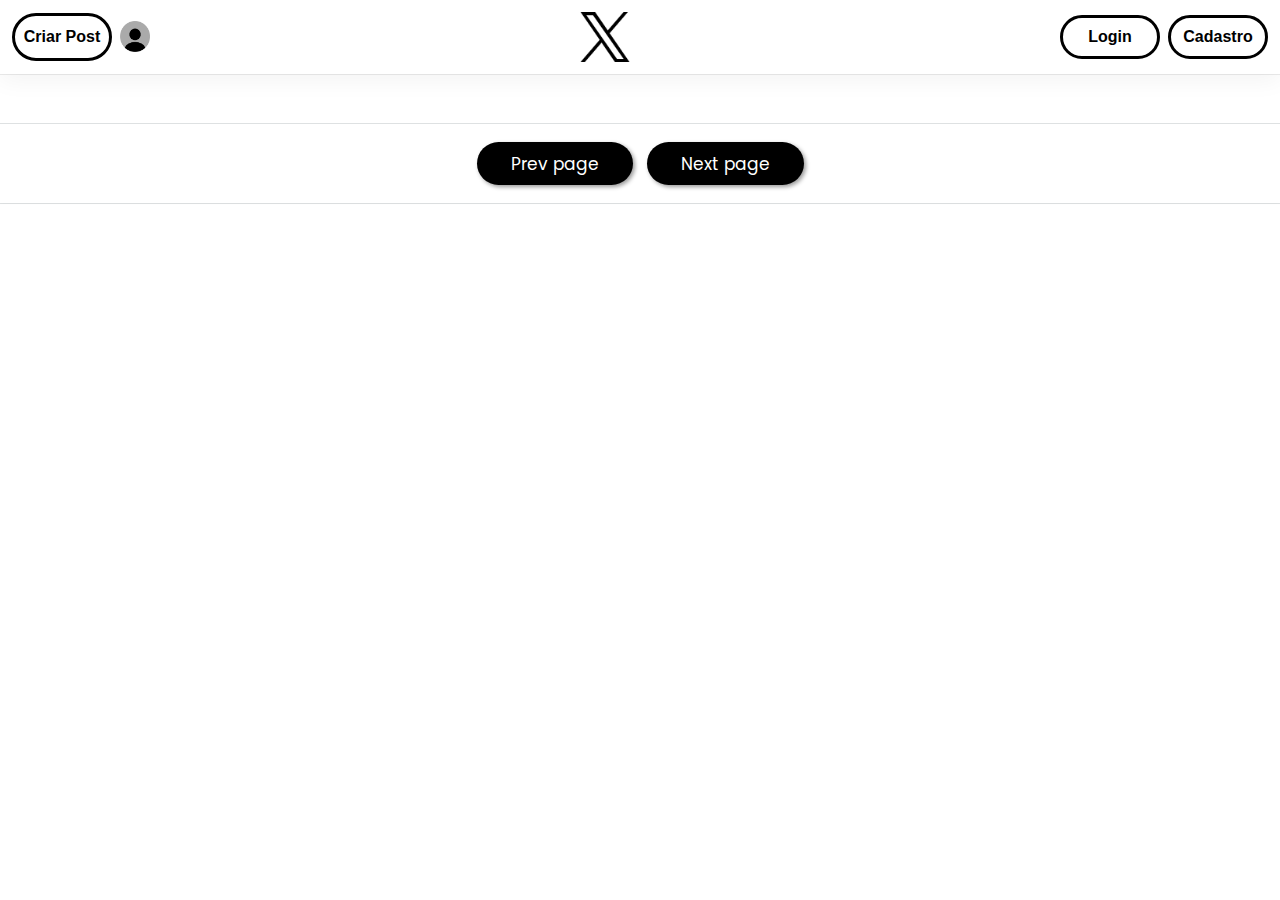
<file: index.html>
<!DOCTYPE html>
<html lang="en">
  <head>
    <meta charset="UTF-8" />
    <meta name="viewport" content="width=device-width, initial-scale=1.0" />
    <link rel="stylesheet" href="./style/global.css" />
    <link rel="stylesheet" href="style/index.css" />
    <title>Blog</title>
  </head>
  <body>
    <header>
      <div class="left">
      <a href="post.html" class="sign"><button>Criar Post</button></a>
      <a href="user.html" id="link-profile"><img src="style/images/user.png" alt=""></a>
    </div>
      <div class="logo">
        <img src="style/images/twitter1.png" alt="Logo" />
      </div>
      <div class="sign">
        <a href="login.html"><button>Login</button></a>

        <a href="cadastro.html"><button>Cadastro</button></a>
      </div>
    </header>

    <main>
      <div class="feed">

      </div>
      
    </main>

    <footer>
      <div class="footer-btns">
        <button id="btn-prev">Prev page</button>
        <button id="btn-next">Next page </button>
      </div>
    </footer>

    <script src="index.js"></script>
  </body>
</html>
</file>
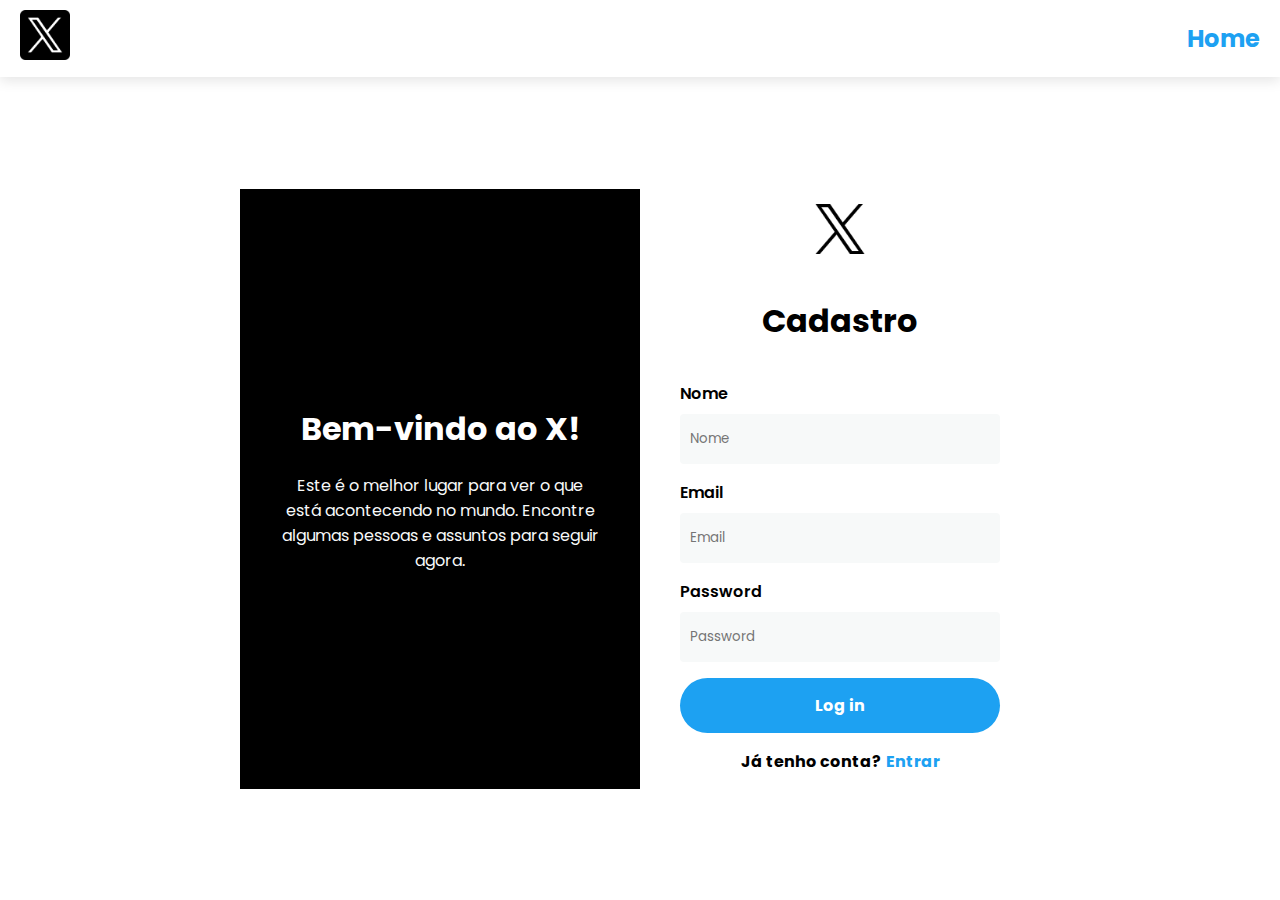
<file: cadastro.html>
<!DOCTYPE html>
<html lang="en">
<head>
  <meta charset="UTF-8">
  <meta name="viewport" content="width=device-width, initial-scale=1.0">
  <link rel="stylesheet" href="style/global.css">
  <link rel="stylesheet" href="style/cadastro.css">
  <title>cadastro</title>
</head>
<body>
  <header>
    <div class="logo">
      <img src="style/images/twitter.png" alt="Logo">
    </div>
    <nav>
      <ul>
        <li><a href="index.html">Home</a></li>
      </ul>
    </nav>
  </header>
  <main>
    <div class="bemvindo">
      <h1>Bem-vindo ao X!</h1>
      <p>Este é o melhor lugar para ver o que está acontecendo no mundo. Encontre algumas pessoas e assuntos para seguir agora.</p>
    </div>
    <form class="form" id="form">
      <div class="logo">
        <img src="style/images/twitter1.png" alt="Logo">
      </div>
      <label id="label-principal" for="name">Cadastro</label>
      <div class="input-span">
        <label for="name" class="label">Nome</label>
        <input type="text" name="name" id="name" placeholder="Nome">
      </div>
      <div class="input-span">
        <label for="email" class="label">Email</label>
        <input type="email" name="email" id="email" placeholder="Email">
      </div>
      <div class="input-span">
        <label for="password" class="label">Password</label>
        <input type="password" name="password" id="password" placeholder="Password">
      </div>
      <input id="submit" type="submit" value="Log in"></a>
      <span class="span">Já tenho conta?<a href="login.html">Entrar</a></span>
    </form>
  </main>
  <script src="cadastro.js"></script>
</body>
</html>
</file>
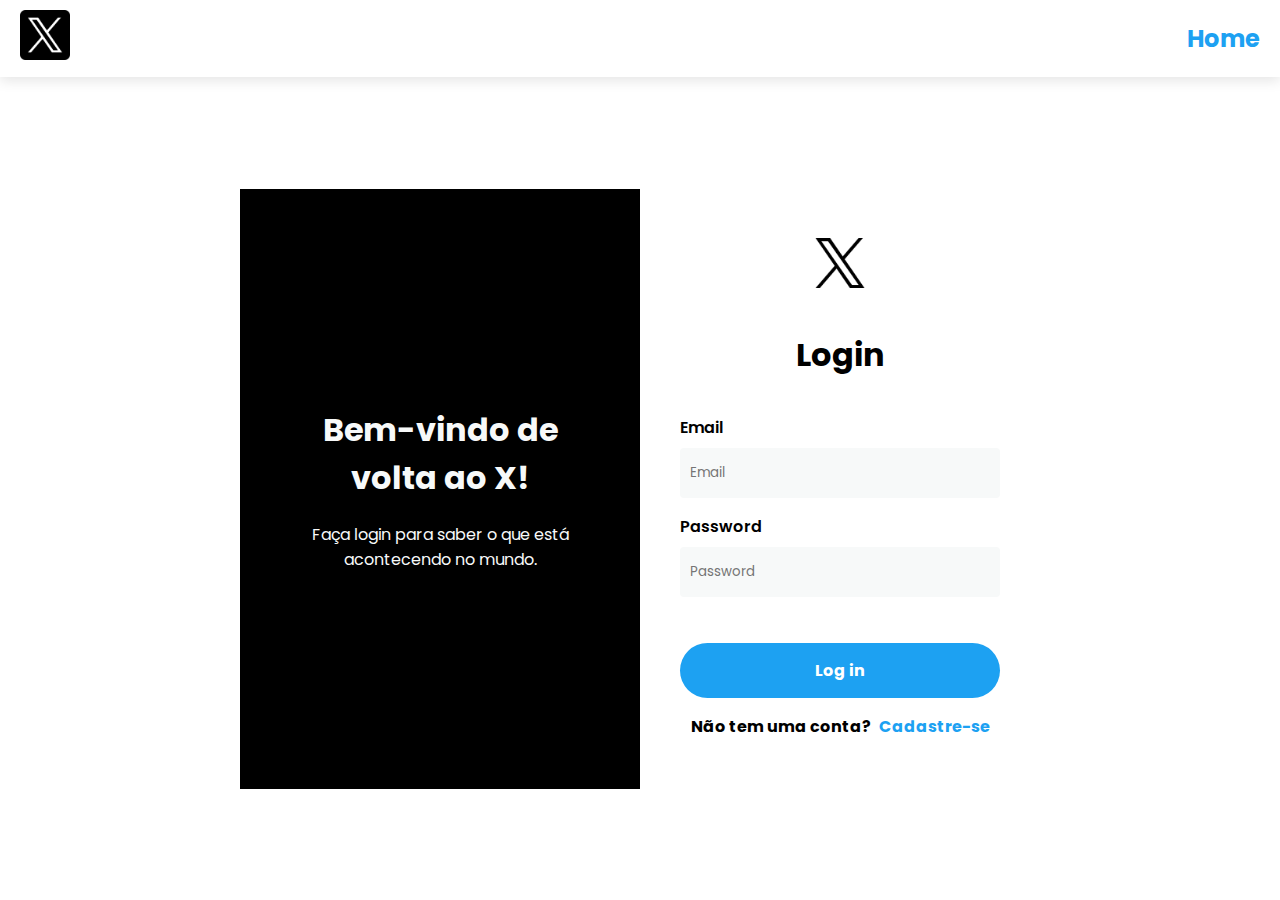
<file: login.html>
<!DOCTYPE html>
<html lang="en">
  <head>
    <meta charset="UTF-8" />
    <meta name="viewport" content="width=device-width, initial-scale=1.0" />
    <link rel="stylesheet" href="style/global.css" />
    <link rel="stylesheet" href="style/login.css" />
    <title>Login</title>
  </head>
  <body>
    <header>
      <div class="logo">
        <img src="style/images/twitter.png" alt="Logo" />
      </div>
      <nav>
        <ul>
          <li><a href="index.html">Home</a></li>
        </ul>
      </nav>
    </header>
    <main>
      <div class="bemvindo">
        <h1>Bem-vindo de volta ao X!</h1>
        <p>Faça login para saber o que está acontecendo no mundo.</p>
      </div>
      <form class="form">
        <div class="logo">
          <img src="style/images/twitter1.png" alt="Logo" />
        </div>
        <label id="label-principal" for="name">Login</label>
        <div class="input-span">
          <label for="email" class="label">Email</label>
          <input type="email" name="email" id="email" placeholder="Email" />
        </div>
        <div class="input-span">
          <label for="password" class="label">Password</label>
          <input type="password" name="password" id="password" placeholder="Password"/>
        </div>
        <input id="submit" type="submit" value="Log in" />
        <span class="span"
          >Não tem uma conta? <a href="cadastro.html">Cadastre-se</a></span
        >
      </form>
    </main>
    <script src="login.js"></script>
  </body>
</html>
</file>
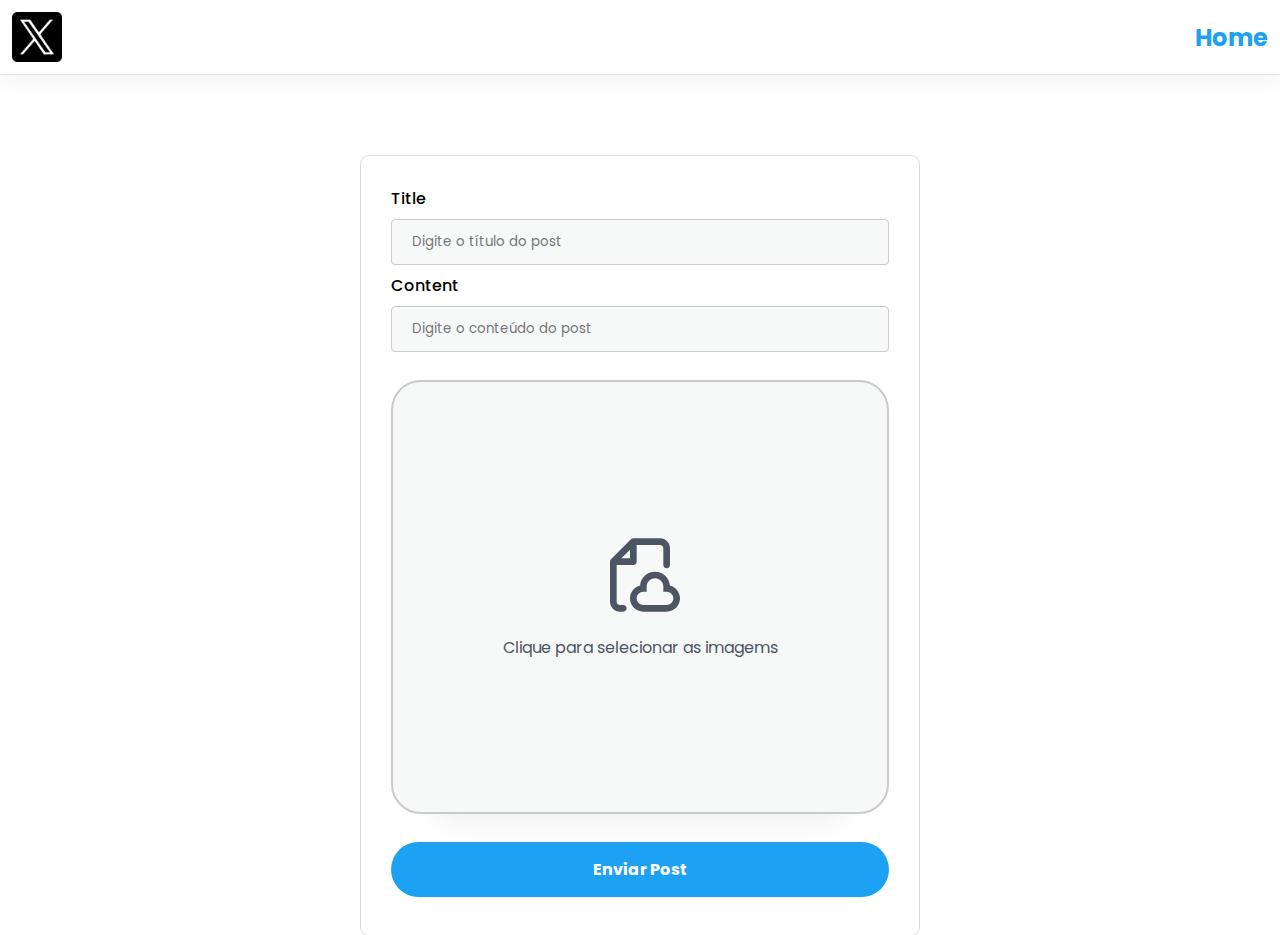
<file: post.html>
<!DOCTYPE html>
<html lang="en">
  <head>
    <meta charset="UTF-8" />
    <meta name="viewport" content="width=device-width, initial-scale=1.0" />
    <link rel="stylesheet" href="./style/global.css">
    <link rel="stylesheet" href="style/post.css" />
    <title>post</title>
  </head>
  <body>

    <header>
      <div class="logo">
        <img src="style/images/twitter.png" alt="Logo" />
      </div>
      <nav>
        <ul>
          <li><a href="index.html">Home</a></li>
        </ul>
      </nav>      </header>
    <main>
      <form id="form-post">
        <span class="input-span">
          <label for="title" class="label">Title</label>
          <input type="text" name="title" id="title" placeholder="Digite o título do post"
        /></span>

        <span class="input-span">
          <label for="content" class="label">Content</label>
          <input type="text" name="content" id="content" placeholder="Digite o conteúdo do post" 
        /></span>


        <label class="custum-file-upload" for="file">
          <div class="icon">
            <svg xmlns="http://www.w3.org/2000/svg" fill="" viewBox="0 0 24 24">
              <g stroke-width="0" id="SVGRepo_bgCarrier"></g>
              <g
                stroke-linejoin="round"
                stroke-linecap="round"
                id="SVGRepo_tracerCarrier"
              ></g>
              <g id="SVGRepo_iconCarrier">
                <path
                  fill=""
                  d="M10 1C9.73478 1 9.48043 1.10536 9.29289 1.29289L3.29289 7.29289C3.10536 7.48043 3 7.73478 3 8V20C3 21.6569 4.34315 23 6 23H7C7.55228 23 8 22.5523 8 22C8 21.4477 7.55228 21 7 21H6C5.44772 21 5 20.5523 5 20V9H10C10.5523 9 11 8.55228 11 8V3H18C18.5523 3 19 3.44772 19 4V9C19 9.55228 19.4477 10 20 10C20.5523 10 21 9.55228 21 9V4C21 2.34315 19.6569 1 18 1H10ZM9 7H6.41421L9 4.41421V7ZM14 15.5C14 14.1193 15.1193 13 16.5 13C17.8807 13 19 14.1193 19 15.5V16V17H20C21.1046 17 22 17.8954 22 19C22 20.1046 21.1046 21 20 21H13C11.8954 21 11 20.1046 11 19C11 17.8954 11.8954 17 13 17H14V16V15.5ZM16.5 11C14.142 11 12.2076 12.8136 12.0156 15.122C10.2825 15.5606 9 17.1305 9 19C9 21.2091 10.7909 23 13 23H20C22.2091 23 24 21.2091 24 19C24 17.1305 22.7175 15.5606 20.9844 15.122C20.7924 12.8136 18.858 11 16.5 11Z"
                  clip-rule="evenodd"
                  fill-rule="evenodd"
                ></path>
              </g>
            </svg>
          </div>


          <div class="text">
            <span>Clique para selecionar as imagems</span>
          </div>
          <input type="file" name="file" id="file" />
        </label>

        <input type="submit" value="Enviar Post" id="enviar" />
      </form>



    </main>
    <script src="post.js"></script>
  </body>
</html>
</file>
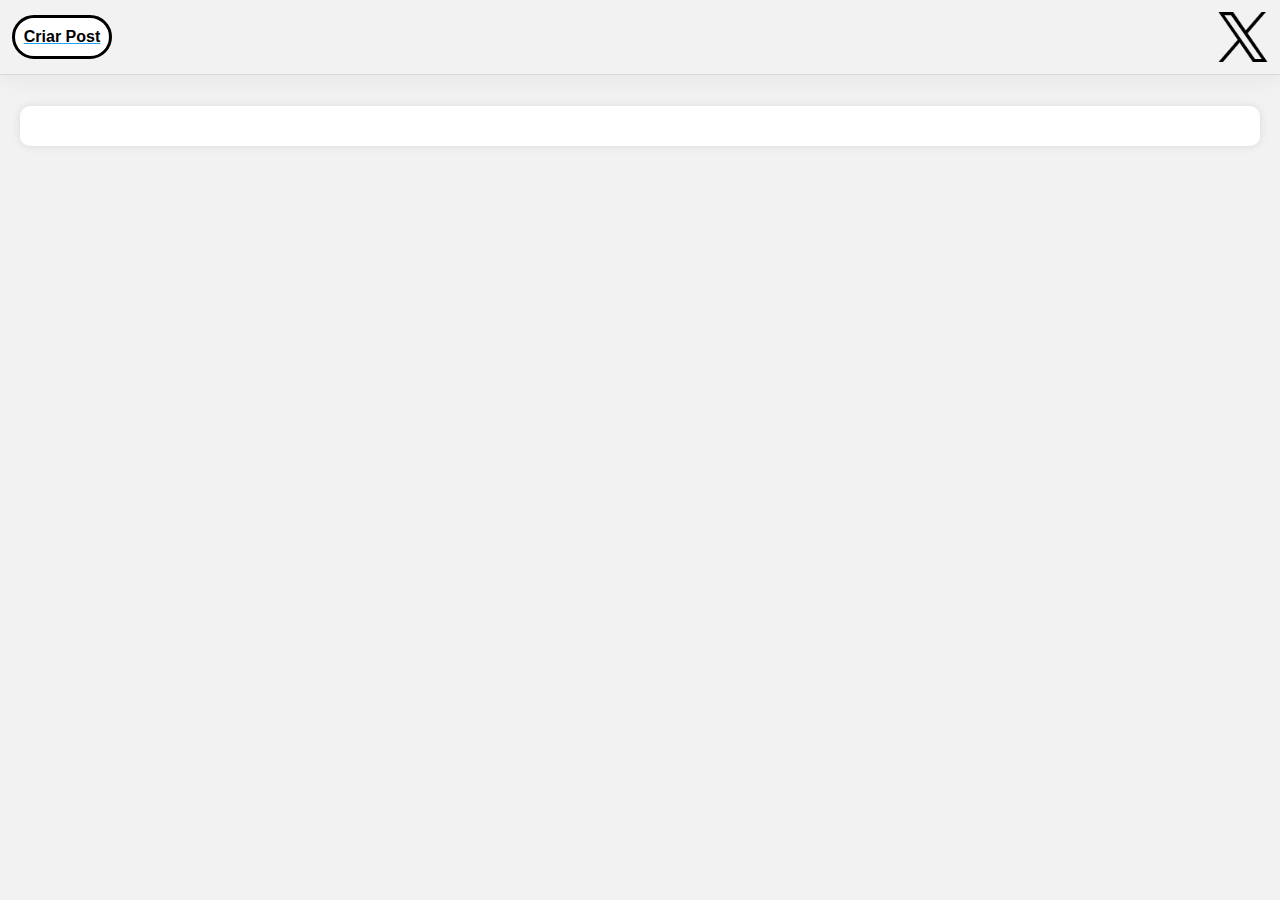
<file: user.html>
<!DOCTYPE html>
<html lang="en">
<head>
    <meta charset="UTF-8">
    <meta name="viewport" content="width=device-width, initial-scale=1.0">
    <link rel="stylesheet" href="style/user.css" />
    <title>user</title>
</head>
<body>
    <header>
        <div class="left">
        <a href="post.html" class="sign"><button>Criar Post</button></a>
      </div>
        <div class="logo">
          <a href="index.html"><img src="style/images/twitter1.png" alt="Logo" /></a>
        </div>
      </header>
    <div class="profile"></div>
    <div class="posts"></div>

    <script src="user.js"></script>
</body>
</html>
</file>
<file: style/global.css>
@import url('https://fonts.googleapis.com/css2?family=Poppins:ital,wght@0,100;0,200;0,300;0,400;0,500;0,600;0,700;0,800;0,900;1,100;1,200;1,300;1,400;1,500;1,600;1,700;1,800;1,900&display=swap');

* {
    padding: 0;
    margin: 0;
    box-sizing: border-box;
    font-family: "Poppins", sans-serif;
}

ul,li{
    list-style: none;
}
</file>
<file: style/index.css>
* {
  box-sizing: border-box;
  padding: 0;
  margin: 0;
}

:root {
  --white: #ffffff;
  --ligth-grey: #f7f9f9;
  --light-blue: #1da1f2;
}

body {
  background-color: var(--white);
  height: 90%;
}

/* HEADER  */

header {
  display: flex;
  align-items: center;
  justify-content: space-between;
  color: #000000;
  font-family: sans-serif;
  font-weight: bold;
  font-size: 24px;
  text-align: center;
  box-shadow: rgba(0, 0, 0, 0.05) 0px 6px 24px 0px,
    rgba(0, 0, 0, 0.08) 0px 0px 0px 1px;
    margin-bottom: 32px;
    padding: 12px;
}

a{
  text-decoration: none;
}

.sign{
  display: flex;
  gap: 8px;
}

.sign button{
  padding: 10px 0;
  width: 100px;
  border: 3px solid #000000;
  border-radius: 30px;
  transition: all 0.3s;
  cursor: pointer;
  background: rgb(255, 255, 255);
  font-size: 1rem;
  font-weight: 550;
  font-family: 'Montserrat', sans-serif;
}

.sign a{
  color: #000;
  text-decoration: none;
}

.sign a:hover{
  color: #ffffff;
  text-decoration: none;
}

.sign button:hover{
  background-color: #000000;
  color: #fff;
}

.logo img {
  width: 100%;
  height: 100%;
}

.logo  {
  width: 50px;
  height: 50px;
}

.img-content img{
  height: 100%;
  width: 100%;
}

a {
  color: var(--light-blue);
}

/* FIM DO HEADER */

/* POST  */

.feed{
  display: flex;
  flex-direction: column;
  justify-content: center;
  align-items: center;
  gap: 40px;
}

.post{
  border: #EFF3F4 1px solid;
  width:600px ;
  border-radius: 30px;
  padding: 20px 50px;
  box-shadow: rgba(0, 0, 0, 0.02) 0px 1px 3px 0px, #EFF3F4 0px 0px 0px 1px;
}

/* HEADER POST  */

.header-post{
  padding: 12px 0;
}

.header-post ul{
  display: flex;
  align-items: center;
  justify-content: space-between;
}

section{
  display: flex;
  flex-direction: column;
  justify-content: center;
  gap: 16px;
}

#text-content {
  font-size: 18px;
  font-weight:500;
}


#name{
  font-size: 26px;
}

.img-content{
  width: 498px;
  height: 434px;
  background-color: gray;
  border-radius: 30px;
}

#avatar-align{
  display: flex;
  align-items: center;
  gap: 14px;
}

#avatar {
  height: 60px;
  width: 60px;
}

#tres-pontos{
  height: 32px;
  width: 32px;
  margin-right: 10px;
}

/*  FIM DO POST  */

.actions {
  height: 50px;
  width: 498px;
}
.button {
  text-decoration: none;
  border: none;
  background-color: white;
  height: 30px;
}
.actions img {
  height: 45px;
  width: 45px;
} 

footer{
  display: flex;
  justify-content: center;
  align-items: center;
  padding: 18px 0;
  margin-top: 18px;
  box-shadow: rgba(0, 0, 0, 0.02) 0px 1px 3px 0px, #dee1e2 0px 0px 0px 1px;
}

.footer-btns button {
  margin: 0 5px ;
  font-size: 17px;
  padding: 0.5em 2em;
  border: transparent;
  box-shadow: 2px 2px 4px rgba(0,0,0,0.4);
  background: black;
  color: white;
  border-radius: 30px;
  cursor: pointer;
 }


 .left {
  display: flex;
  gap: 8px;
}

.left img {
  width: 30px;
  margin-top: 8px;
}
</file>
<file: style/cadastro.css>
* {
  box-sizing: border-box;
  padding: 0;
  margin: 0;
}

:root {
  --white: #ffffff;
  --light-grey: #f7f9f9;
  --light-blue: #1da1f2;
  --dark-blue: #1a91da;
  --black: #000000;
  --grey: #888888;
}

body {
  background-color: var(--white);
  font-family: 'Roboto', sans-serif;
  display: flex;
  flex-direction: column;
  align-items: center;
  justify-content: center;
  height: 100vh;
  margin: 0;
}

header {
  display: flex;
  align-items: center;
  justify-content: space-between;
  width: 100%;
  padding: 10px 20px;
  background-color: var(--white);
  box-shadow: 0 4px 12px rgba(0, 0, 0, 0.1);
}

header .logo img {
  width: 50px;
  height: 50px;
}

header a {
  color: var(--light-blue);
  text-decoration: none;
  font-size: 24px;
  font-weight: bold;
}

main {
  display: flex;
  justify-content: center;
  align-items: center;
  width: 100%;
  height: calc(100vh - 60px);
}

.container {
  display: flex;
  align-items: center;
  border-radius: 10px;
  overflow: hidden;
  box-shadow: 0 4px 12px rgba(0, 0, 0, 0.1);
}

.bemvindo {
  background-color: var(--black);
  color: var(--white);
  padding: 40px;
  text-align: center;
  display: flex;
  flex-direction: column;
  justify-content: center;
  gap: 20px;
  width: 400px;
  height: 600px;
}

.bemvindo h1 {
  font-size: 2em;
  font-weight: bold;
}

.bemvindo p {
  color: var(--light-grey);
  font-size: 1em;
}

.bemvindo a {
  display: inline-block;
  padding: 15px 30px;
  border-radius: 50px;
  background-color: var(--light-blue);
  color: var(--white);
  text-decoration: none;
  font-size: 1em;
  font-weight: bold;
  transition: background-color 0.3s;
}

.bemvindo a:hover {
  background-color: var(--dark-blue);
}

form {
  display: flex;
  flex-direction: column;
  align-items: center;
  background-color: var(--white);
  padding: 40px;
  gap: 16px;
  width: 400px;
}

form .logo img {
  width: 50px;
  height: 50px;
  margin-bottom: 20px;
}

form #label-principal {
  color: var(--black);
  font-weight: bold;
  font-size: 2em;
  margin-bottom: 20px;
}

.input-span {
  width: 100%;
  display: flex;
  flex-direction: column;
  gap: 8px;
}

.label {
  color: var(--black);
  font-weight: 600;
}

form input[type="text"],
form input[type="email"],
form input[type="password"] {
  padding: 15px 10px;
  width: 100%;
  background-color: var(--light-grey);
  border: none;
  border-radius: 4px;
  outline: none;
  transition: outline 0.3s;
}

form input[type="email"]:focus,
form input[type="text"]:focus,
form input[type="password"]:focus {
  outline: 2px solid var(--light-blue);
}

form #submit {
  padding: 15px 0;
  width: 100%;
  border-radius: 32px;
  background-color: var(--light-blue);
  color: var(--white);
  border: none;
  cursor: pointer;
  font-weight: bold;
  font-size: 1em;
  transition: background-color 0.3s;
}

form #submit:hover {
  background-color: var(--dark-blue);
}

.span {
  font-weight: bold;
  color: var(--black);
}

.span a {
  color: var(--light-blue);
  text-decoration: none;
  padding-left: 5px;
}

.span a:hover {
  text-decoration: underline;
}
</file>
<file: style/login.css>
* {
  box-sizing: border-box;
  padding: 0;
  margin: 0;
}

:root {
  --white: #ffffff;
  --light-grey: #f7f9f9;
  --light-blue: #1da1f2;
  --dark-blue: #1a91da;
  --black: #000000;
  --grey: #888888;
}

body {
  background-color: var(--white);
  font-family: 'Roboto', sans-serif;
  display: flex;
  flex-direction: column;
  align-items: center;
  justify-content: center;
  height: 100vh;
  margin: 0;
}

header {
  display: flex;
  align-items: center;
  justify-content: space-between;
  width: 100%;
  padding: 10px 20px;
  background-color: var(--white);
  box-shadow: 0 4px 12px rgba(0, 0, 0, 0.1);
}

header .logo img {
  width: 50px;
  height: 50px;
}

header a {
  color: var(--light-blue);
  text-decoration: none;
  font-size: 24px;
  font-weight: bold;
}

main {
  display: flex;
  justify-content: center;
  align-items: center;
  width: 100%;
  height: calc(100vh - 60px);
}

.container {
  display: flex;
  align-items: center;
  border-radius: 10px;
  overflow: hidden;
  box-shadow: 0 4px 12px rgba(0, 0, 0, 0.1);
}

.bemvindo {
  background-color: var(--black);
  color: var(--light-grey);
  padding: 40px;
  text-align: center;
  display: flex;
  flex-direction: column;
  justify-content: center;
  gap: 20px;
  width: 400px;
  height: 600px;
}

.bemvindo h1 {
  font-size: 2em;
  font-weight: bold;
}

.bemvindo p {
  color: var(--light-grey);
  font-size: 1em;
}

.bemvindo a {
  display: inline-block;
  padding: 15px 30px;
  border-radius: 50px;
  background-color: var(--light-blue);
  color: var(--white);
  text-decoration: none;
  font-size: 1em;
  font-weight: bold;
  transition: background-color 0.3s;
}

.bemvindo a:hover {
  background-color: var(--dark-blue);
}

form {
  display: flex;
  flex-direction: column;
  align-items: center;
  background-color: var(--white);
  padding: 40px;
  gap: 16px;
  width: 400px;
  
}

form .logo img {
  width: 50px;
  height: 50px;
  margin-bottom: 20px;
}

form #label-principal {
  color: var(--black);
  font-weight: bold;
  font-size: 2em;
  margin-bottom: 20px;
}

.input-span {
  width: 100%;
  display: flex;
  flex-direction: column;
  gap: 8px;
}

.label {
  color: var(--black);
  font-weight: 600;
}

form input[type="email"],
form input[type="password"] {
  padding: 15px 10px;
  width: 100%;
  background-color: var(--light-grey);
  border: none;
  border-radius: 4px;
  outline: none;
  transition: outline 0.3s;
}

form input[type="email"]:focus,
form input[type="password"]:focus {
  outline: 2px solid var(--light-blue);
}

form #submit {
  padding: 15px 0;
  width: 100%;
  border-radius: 32px;
  background-color: var(--light-blue);
  color: var(--white);
  border: none;
  cursor: pointer;
  font-weight: bold;
  font-size: 1em;
  transition: background-color 0.3s;
  margin-top: 30px;
}

form #submit:hover {
  background-color: var(--dark-blue);
}

.span {
  font-weight: bold;
  color: var(--black);
}

.span a {
  color: var(--light-blue);
  text-decoration: none;
  padding-left: 5px;
}

.span a:hover {
  text-decoration: underline;
}
</file>
<file: style/post.css>
* {
  box-sizing: border-box;
  padding: 0;
  margin: 0;
}

:root {
  --white: #ffffff;
  --ligth-grey: #f7f9f9;
  --light-blue: #1da1f2;
}

body {
  background-color: var(--white);
}

header {
  display: flex;
  align-items: center;
  justify-content: space-between;
  color: #000000;
  font-family: sans-serif;
  font-weight: bold;
  font-size: 24px;
  text-align: center;
  box-shadow: rgba(0, 0, 0, 0.05) 0px 6px 24px 0px,
    rgba(0, 0, 0, 0.08) 0px 0px 0px 1px;
    margin-bottom: 32px;
    padding: 12px;
}

a{
  text-decoration: none;
}

.sign{
  display: flex;
  gap: 8px;
}

.sign button{
  padding: 10px 0;
  width: 100px;
  border: 3px solid #000000;
  border-radius: 30px;
  transition: all 0.3s;
  cursor: pointer;
  background: rgb(255, 255, 255);
  font-size: 1rem;
  font-weight: 550;
  font-family: 'Montserrat', sans-serif;
}

.sign a{
  color: #000;
  text-decoration: none;
}



.sign a:hover{
  color: #ffffff;
  text-decoration: none;
}

.sign button:hover{
  background-color: #000000;
  color: #fff;
}

.logo img {
  width: 100%;
  height: 100%;
}

.logo  {
  width: 50px;
  height: 50px;
}

.img-content img{
  height: 100%;
  width: 100%;
}

a {
  color: var(--light-blue);
}

form{
  display: flex;
  flex-direction: column;
  justify-content: center;
}

main {
  display: flex;
  align-items: center;
  justify-content: center;
}

#form-post {
  margin-top: 50px;
  border-radius: 8px;
  padding: 30px;
  font-family: sans-serif;
  box-shadow: rgba(0, 0, 0, 0.02) 0px 1px 3px 0px, rgba(27, 31, 35, 0.15) 0px 0px 0px 1px;
}

label {
  color: #000000;
  font-weight: 500;
}

input[type="text"],
select {
  width: 100%;
  padding: 12px 20px;
  margin: 8px 0;
  display: inline-block;
  border: 1px solid #ccc;
  border-radius: 4px;
  box-sizing: border-box;
  background-color: var(--ligth-grey);
  color: #000000;
}

input[type="submit"] {
  width: 100%;
  background-color: var(--light-blue);
  color: rgb(255, 255, 255);
  padding: 14px 20px;
  margin: 8px 0;
  border: none;
  border-radius: 4px;
  cursor: pointer;
}

a {
  color: var(--light-blue);
  text-decoration: none;
}

.custum-file-upload {
  width: 498px;
  height: 434px;
  display: flex;
  flex-direction: column;
  align-items: space-between;
  gap: 20px;
  cursor: pointer;
  align-items: center;
  justify-content: center;
  border: 2px solid #cacaca;
  background-color: var(--ligth-grey);
  padding: 1.5rem;
  margin: 20px 0 ;
  border-radius: 30px;
  box-shadow: 0px 48px 35px -48px rgba(0, 0, 0, 0.1);
}

.custum-file-upload .icon {
  display: flex;
  align-items: center;
  justify-content: center;
}

.custum-file-upload .icon svg {
  height: 80px;
  fill: rgba(75, 85, 99, 1);
}

.custum-file-upload .text {
  display: flex;
  align-items: center;
  justify-content: center;
}

.custum-file-upload .text span {
  font-weight: 400;
  color: rgba(75, 85, 99, 1);
}

.custum-file-upload input {
  display: none;
}

#enviar{
  padding: 15px 0;
  width: 100%;
  border-radius: 32px;
  background-color: var(--light-blue);
  color: var(--white);
  border: none;
  cursor: pointer;
  font-weight: bold;
  font-size: 1em;
}
</file>
<file: style/user.css>
* {
    box-sizing: border-box;
    padding: 0;
    margin: 0;
}

:root {
    --white: #ffffff;
    --light-blue: #1da1f2;
}

header {
    display: flex;
    align-items: center;
    justify-content: space-between;
    color: #000000;
    font-family: sans-serif;
    font-weight: bold;
    font-size: 24px;
    text-align: center;
    box-shadow: rgba(0, 0, 0, 0.05) 0px 6px 24px 0px,
        rgba(0, 0, 0, 0.08) 0px 0px 0px 1px;
    margin-bottom: 32px;
    padding: 12px;
}

.sign {
    display: flex;
    gap: 8px;
}

.sign button {
    padding: 10px 0;
    width: 100px;
    border: 3px solid #000000;
    border-radius: 30px;
    transition: all 0.3s;
    cursor: pointer;
    background: rgb(255, 255, 255);
    font-size: 1rem;
    font-weight: 550;
}

.sign a {
    color: #000;
    text-decoration: none;
}

.sign a:hover {
    color: #ffffff;
    text-decoration: none;
}

.sign button:hover {
    background-color: #000000;
    color: #fff;
}

.logo img {
    width: 100%;
    height: 100%;
}

.logo {
    width: 50px;
    height: 50px;
}

a {
    color: var(--light-blue);
}

/* user.css */

body {
    font-family: Arial, sans-serif;
    background-color: #f2f2f2;
    margin: 0;
}

.profile {
    padding: 20px;
    background-color: #fff;
    border-radius: 10px;
    box-shadow: 0 0 10px rgba(0, 0, 0, 0.1);
    margin: 20px auto;
    text-align: center;
    width: calc(100% - 40px);
}

.profile #avatar {
    width: 100px;
    height: 100px;
    border-radius: 50%;
}

.profile #name {
    font-size: 24px;
    margin-top: 10px;
}

.posts {
    display: grid;
    grid-template-columns: repeat(auto-fit, minmax(300px, 1fr));
    grid-gap: 20px;
    margin: 20px auto;
}

.post {
    background-color: #fff;
    border-radius: 10px;
    box-shadow: 0 0 10px rgba(0, 0, 0, 0.1);
}

.post img {
    width: 100%;
    height: auto;
    max-width: 100%;
    max-height: 500px;
    object-fit: cover;
    border-top-left-radius: 10px;
    border-top-right-radius: 10px;
}

.post .post-details {
    padding: 15px;
}

.post .post-details p {
    margin-bottom: 5px;
}

.post .post-details p:last-child {
    margin-bottom: 0;
}

.post .post-details p.posted-on {
    margin-top: 10px;
    font-style: italic;
    color: #888;
}

.post .post-header {
    padding: 10px;
}
</file>
